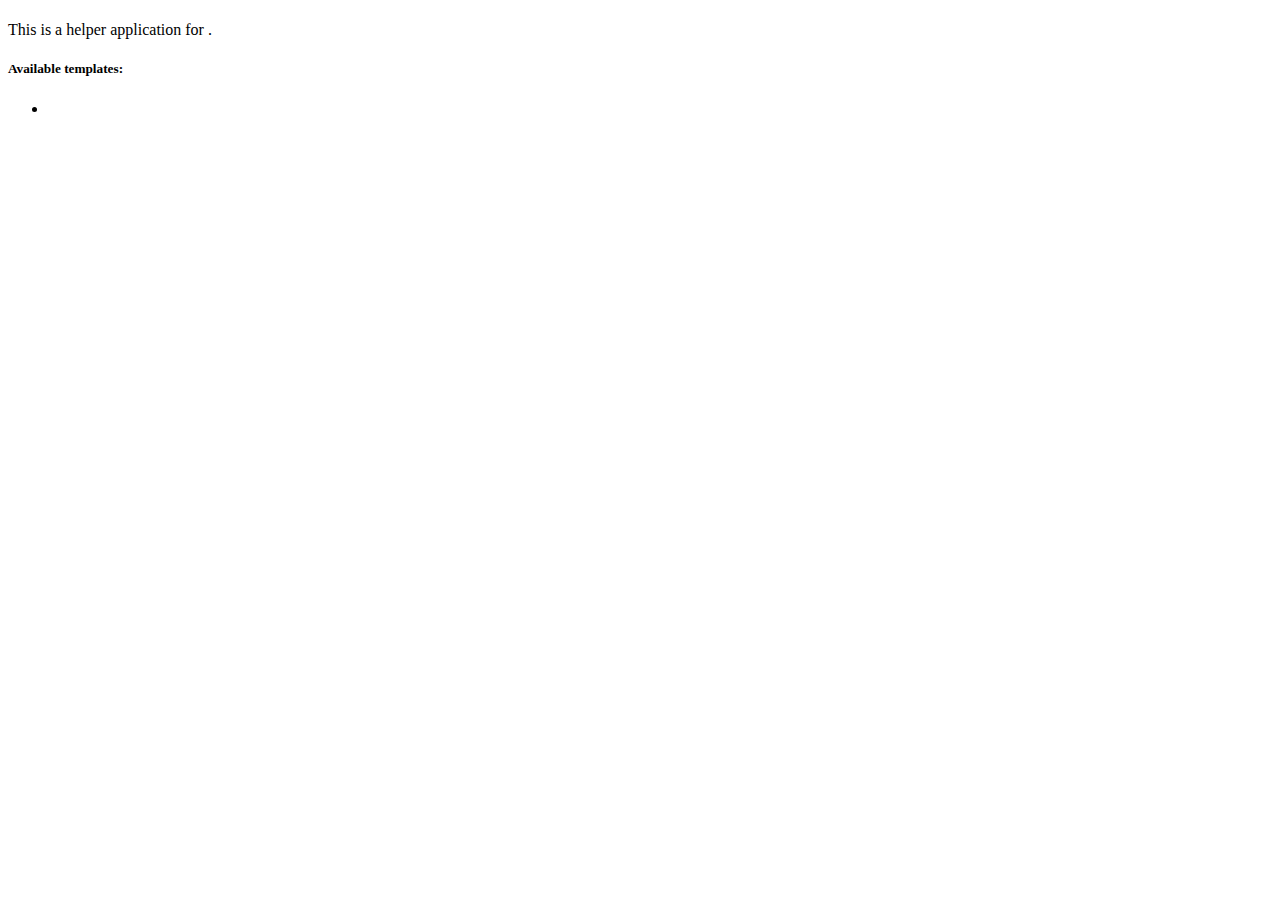
<file: src/main/resources/templates/default/index.html>
<!DOCTYPE html>
<html xmlns="http://www.w3.org/1999/xhtml" 
	xmlns:th="http://www.thymeleaf.org" 
	xmlns:layout="http://www.ultraq.net.nz/thymeleaf/layout" 
	xmlns:sec="http://www.thymeleaf.org/extras/spring-security"
	layout:decorate="~{default/base}" th:with="title='Home'">
<head>
	<title th:text="${title}"></title>
</head>
<body>
<th:block layout:fragment="content">
	<div class="jumbotron jumbotron-fluid">
		<div class="row justify-content-center">
			<div class="col-10">
				<h4></h4>
				<p>This is a helper application for .</p>
			</div>
		</div>
	</div>
	<div class="row justify-content-center">
		<div class="col-6">
			<h5>Available templates:</h5>
			<ul th:if="${not #lists.isEmpty(templates)}">
				<li th:each="template : ${templates}">
					<a th:href="@{'/' + ${template} + '/'}" th:text="${template}" target="_blank"></a>
				</li>
			</ul>
		</div>
		<div class="col-4">
			
		</div>
	</div>
</th:block>
</body>
</html>
</file>
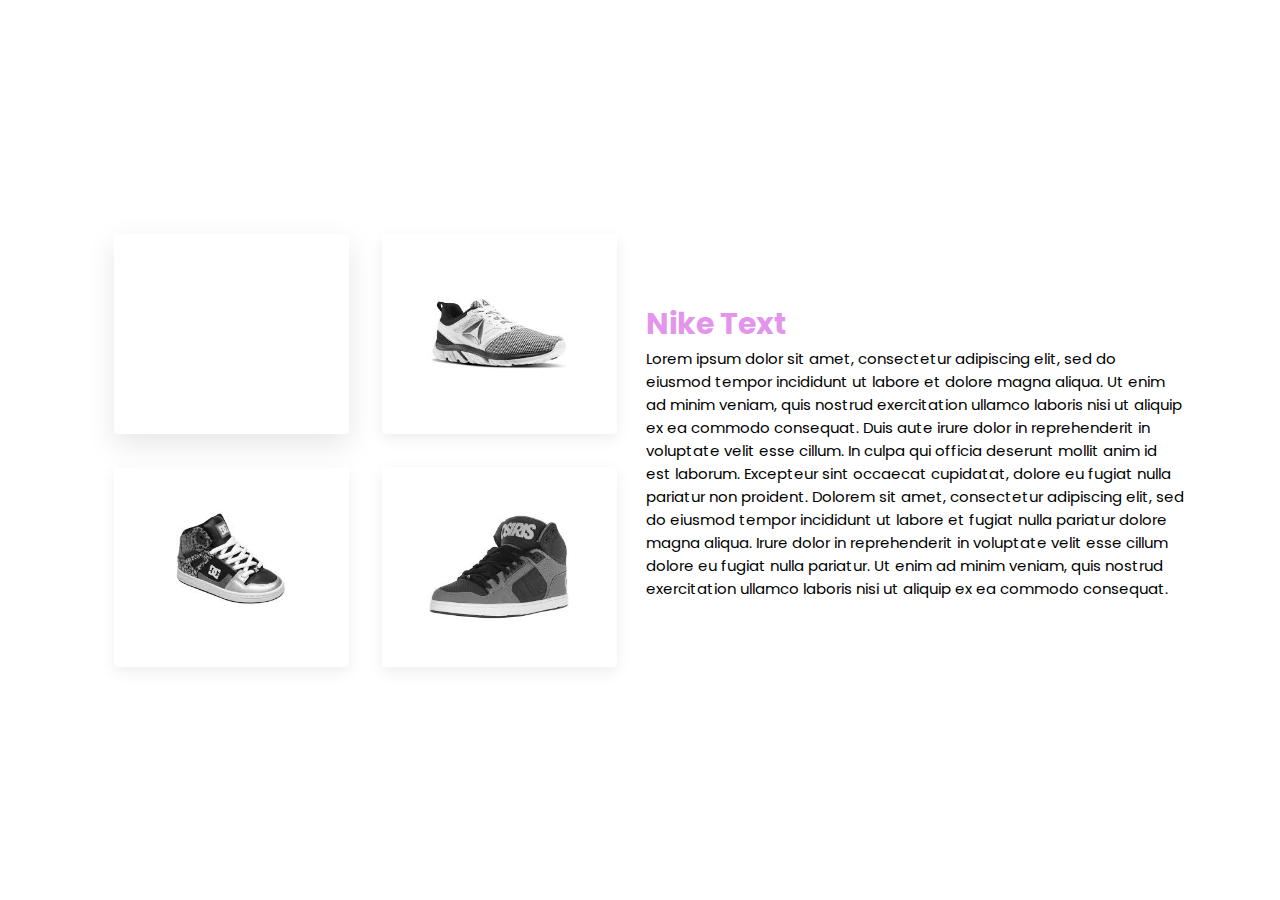
<file: src/main/resources/templates/layouts/animated-tabs/index.html>
<!DOCTYPE html>
<html xmlns="http://www.w3.org/1999/xhtml" 
	xmlns:th="http://www.thymeleaf.org" 
	xmlns:layout="http://www.ultraq.net.nz/thymeleaf/layout" 
	xmlns:sec="http://www.thymeleaf.org/extras/spring-security"
	layout:decorate="~{default/base}" th:with="title=''">
<head>
	<title>Animated Tabs</title>
	<link rel="stylesheet" type="text/css" href="style.css">
</head>
<body>
	<div class="container">
		<div class="icon">
			<div class="iconBx active" data-id="content1">
				<img th:src="@{/animated-tabs/img/image1.jpg}" >
			</div>
			<div class="iconBx" data-id="content2">
				<img src="img/image2.jpg">
			</div>
			<div class="iconBx" data-id="content3">
				<img src="img/image3.jpg">
			</div>
			<div class="iconBx" data-id="content4">
				<img src="img/image4.jpg">
			</div>
		</div>
		<div class="content">
			<div class="contentBx active" id="content1">
				<div>
					<div class="text">
						<h2>Nike Text</h2>
						<p>Lorem ipsum dolor sit amet, consectetur adipiscing elit, sed do eiusmod tempor incididunt ut labore et dolore magna aliqua. Ut enim ad minim veniam, quis nostrud exercitation ullamco laboris nisi ut aliquip ex ea commodo consequat. Duis aute irure dolor in reprehenderit in voluptate velit esse cillum. In culpa qui officia deserunt mollit anim id est laborum.

						Excepteur sint occaecat cupidatat, dolore eu fugiat nulla pariatur non proident. Dolorem sit amet, consectetur adipiscing elit, sed do eiusmod tempor incididunt ut labore et fugiat nulla pariatur dolore magna aliqua. Irure dolor in reprehenderit in voluptate velit esse cillum dolore eu fugiat nulla pariatur. Ut enim ad minim veniam, quis nostrud exercitation ullamco laboris nisi ut aliquip ex ea commodo consequat.</p>
					</div>
				</div>
			</div>
			<div class="contentBx" id="content2">
				<div>
					<div class="text">
						<h2>Reebok Text</h2>
						<p>Lorem ipsum dolor sit amet, consectetur adipiscing elit, sed do eiusmod tempor incididunt ut labore et dolore magna aliqua. Ut enim ad minim veniam, quis nostrud exercitation ullamco laboris nisi ut aliquip ex ea commodo consequat. Duis aute irure dolor in reprehenderit in voluptate velit esse cillum. In culpa qui officia deserunt mollit anim id est laborum.

						Excepteur sint occaecat cupidatat, dolore eu fugiat nulla pariatur non proident. Dolorem sit amet, consectetur adipiscing elit, sed do eiusmod tempor incididunt ut labore et fugiat nulla pariatur dolore magna aliqua. Irure dolor in reprehenderit in voluptate velit esse cillum dolore eu fugiat nulla pariatur. Ut enim ad minim veniam, quis nostrud exercitation ullamco laboris nisi ut aliquip ex ea commodo consequat.</p>
					</div>
				</div>
			</div>
			<div class="contentBx" id="content3">
				<div>
					<div class="text">
						<h2>DC Text</h2>
						<p>Lorem ipsum dolor sit amet, consectetur adipiscing elit, sed do eiusmod tempor incididunt ut labore et dolore magna aliqua. Ut enim ad minim veniam, quis nostrud exercitation ullamco laboris nisi ut aliquip ex ea commodo consequat. Duis aute irure dolor in reprehenderit in voluptate velit esse cillum. In culpa qui officia deserunt mollit anim id est laborum.

						Excepteur sint occaecat cupidatat, dolore eu fugiat nulla pariatur non proident. Dolorem sit amet, consectetur adipiscing elit, sed do eiusmod tempor incididunt ut labore et fugiat nulla pariatur dolore magna aliqua. Irure dolor in reprehenderit in voluptate velit esse cillum dolore eu fugiat nulla pariatur. Ut enim ad minim veniam, quis nostrud exercitation ullamco laboris nisi ut aliquip ex ea commodo consequat.</p>
					</div>
				</div>
			</div>
			<div class="contentBx" id="content4">
				<div>
					<div class="text">
						<h2>Osiris Text</h2>
						<p>Lorem ipsum dolor sit amet, consectetur adipiscing elit, sed do eiusmod tempor incididunt ut labore et dolore magna aliqua. Ut enim ad minim veniam, quis nostrud exercitation ullamco laboris nisi ut aliquip ex ea commodo consequat. Duis aute irure dolor in reprehenderit in voluptate velit esse cillum. In culpa qui officia deserunt mollit anim id est laborum.

						Excepteur sint occaecat cupidatat, dolore eu fugiat nulla pariatur non proident. Dolorem sit amet, consectetur adipiscing elit, sed do eiusmod tempor incididunt ut labore et fugiat nulla pariatur dolore magna aliqua. Irure dolor in reprehenderit in voluptate velit esse cillum dolore eu fugiat nulla pariatur. Ut enim ad minim veniam, quis nostrud exercitation ullamco laboris nisi ut aliquip ex ea commodo consequat.</p>
					</div>
				</div>
			</div>
		</div>
	</div>	
	<script type="text/javascript">
		var iconBx = document.querySelectorAll('.iconBx')
		var contentBx = document.querySelectorAll('.contentBx')

		Array.from(iconBx).forEach(icon => {
			icon.addEventListener('mouseover', function(){
				
				Array.from(contentBx).forEach(contentBx => {
					contentBx.className = 'contentBx'
				})

				document.getElementById(this.dataset.id).className = 'contentBx active';

				Array.from(iconBx).forEach(iconBx => {
					iconBx.className = 'iconBx'
				})

				this.className = 'iconBx active'

			})
		})

	</script>
</body>
</html>
</file>
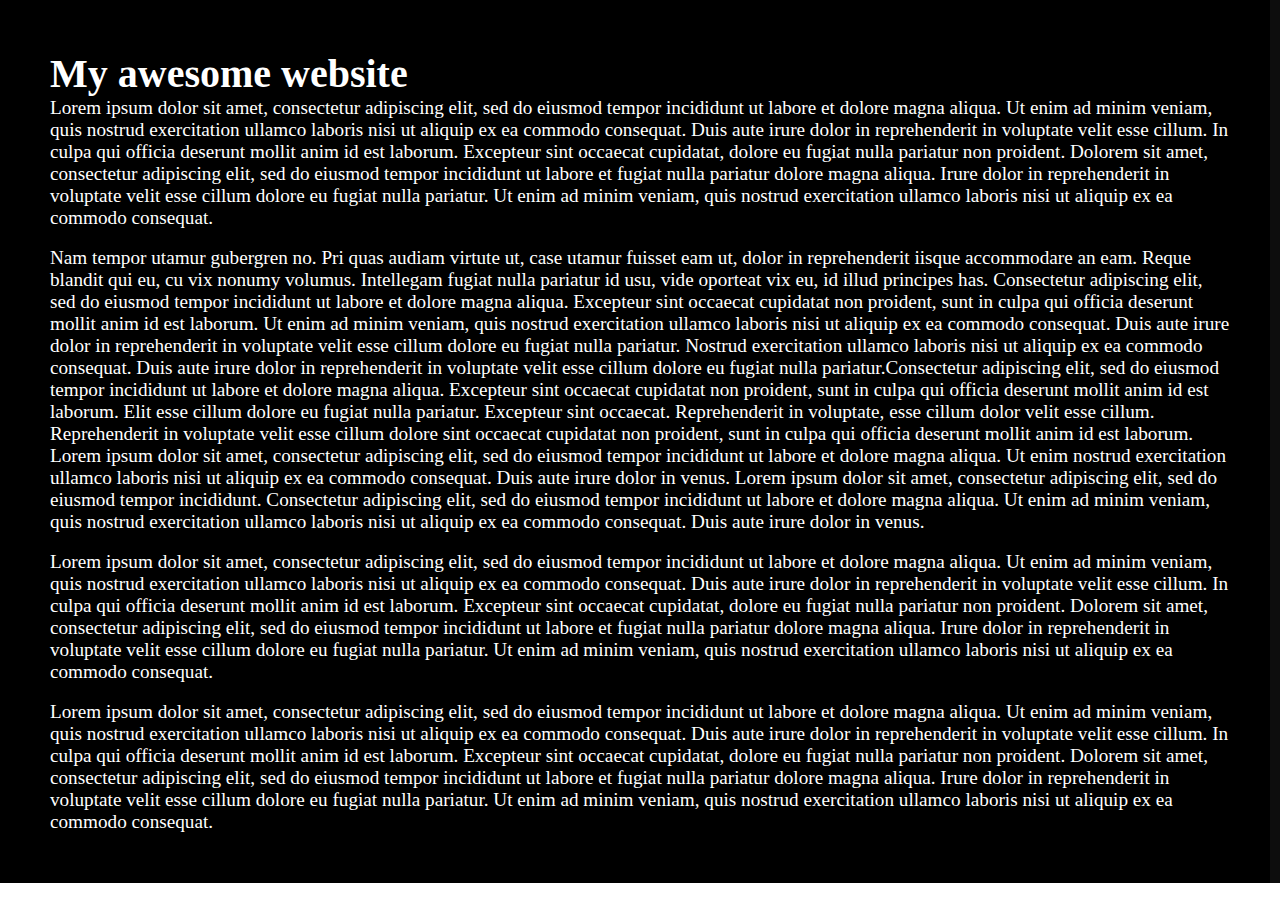
<file: src/main/resources/templates/layouts/glow-scrollbar/index.html>
<!DOCTYPE html>
<html>
<head>
	<title>Glow ScrollBar</title>
	<link rel="stylesheet" type="text/css" href="style.css">
</head>
<body>
	<div id="progressBar"></div>
	<div id="scrollPath"></div>
	<section>
		<h2>My awesome website</h2>
		<p>Lorem ipsum dolor sit amet, consectetur adipiscing elit, sed do eiusmod tempor incididunt ut labore et dolore magna aliqua. Ut enim ad minim veniam, quis nostrud exercitation ullamco laboris nisi ut aliquip ex ea commodo consequat. Duis aute irure dolor in reprehenderit in voluptate velit esse cillum. In culpa qui officia deserunt mollit anim id est laborum.

		Excepteur sint occaecat cupidatat, dolore eu fugiat nulla pariatur non proident. Dolorem sit amet, consectetur adipiscing elit, sed do eiusmod tempor incididunt ut labore et fugiat nulla pariatur dolore magna aliqua. Irure dolor in reprehenderit in voluptate velit esse cillum dolore eu fugiat nulla pariatur. Ut enim ad minim veniam, quis nostrud exercitation ullamco laboris nisi ut aliquip ex ea commodo consequat.</p>
		<br>
		<p>Nam tempor utamur gubergren no. Pri quas audiam virtute ut, case utamur fuisset eam ut, dolor in reprehenderit iisque accommodare an eam. Reque blandit qui eu, cu vix nonumy volumus. Intellegam fugiat nulla pariatur id usu, vide oporteat vix eu, id illud principes has.

		Consectetur adipiscing elit, sed do eiusmod tempor incididunt ut labore et dolore magna aliqua. Excepteur sint occaecat cupidatat non proident, sunt in culpa qui officia deserunt mollit anim id est laborum. Ut enim ad minim veniam, quis nostrud exercitation ullamco laboris nisi ut aliquip ex ea commodo consequat. Duis aute irure dolor in reprehenderit in voluptate velit esse cillum dolore eu fugiat nulla pariatur.

		Nostrud exercitation ullamco laboris nisi ut aliquip ex ea commodo consequat. Duis aute irure dolor in reprehenderit in voluptate velit esse cillum dolore eu fugiat nulla pariatur.Consectetur adipiscing elit, sed do eiusmod tempor incididunt ut labore et dolore magna aliqua.

		Excepteur sint occaecat cupidatat non proident, sunt in culpa qui officia deserunt mollit anim id est laborum. Elit esse cillum dolore eu fugiat nulla pariatur. Excepteur sint occaecat. Reprehenderit in voluptate, esse cillum dolor velit esse cillum.

		Reprehenderit in voluptate velit esse cillum dolore sint occaecat cupidatat non proident, sunt in culpa qui officia deserunt mollit anim id est laborum. Lorem ipsum dolor sit amet, consectetur adipiscing elit, sed do eiusmod tempor incididunt ut labore et dolore magna aliqua. Ut enim nostrud exercitation ullamco laboris nisi ut aliquip ex ea commodo consequat. Duis aute irure dolor in venus.

		Lorem ipsum dolor sit amet, consectetur adipiscing elit, sed do eiusmod tempor incididunt. Consectetur adipiscing elit, sed do eiusmod tempor incididunt ut labore et dolore magna aliqua. Ut enim ad minim veniam, quis nostrud exercitation ullamco laboris nisi ut aliquip ex ea commodo consequat. Duis aute irure dolor in venus.</p>
		<br>
		<p>Lorem ipsum dolor sit amet, consectetur adipiscing elit, sed do eiusmod tempor incididunt ut labore et dolore magna aliqua. Ut enim ad minim veniam, quis nostrud exercitation ullamco laboris nisi ut aliquip ex ea commodo consequat. Duis aute irure dolor in reprehenderit in voluptate velit esse cillum. In culpa qui officia deserunt mollit anim id est laborum.

		Excepteur sint occaecat cupidatat, dolore eu fugiat nulla pariatur non proident. Dolorem sit amet, consectetur adipiscing elit, sed do eiusmod tempor incididunt ut labore et fugiat nulla pariatur dolore magna aliqua. Irure dolor in reprehenderit in voluptate velit esse cillum dolore eu fugiat nulla pariatur. Ut enim ad minim veniam, quis nostrud exercitation ullamco laboris nisi ut aliquip ex ea commodo consequat.</p>
		<br>
		<p>Lorem ipsum dolor sit amet, consectetur adipiscing elit, sed do eiusmod tempor incididunt ut labore et dolore magna aliqua. Ut enim ad minim veniam, quis nostrud exercitation ullamco laboris nisi ut aliquip ex ea commodo consequat. Duis aute irure dolor in reprehenderit in voluptate velit esse cillum. In culpa qui officia deserunt mollit anim id est laborum.

		Excepteur sint occaecat cupidatat, dolore eu fugiat nulla pariatur non proident. Dolorem sit amet, consectetur adipiscing elit, sed do eiusmod tempor incididunt ut labore et fugiat nulla pariatur dolore magna aliqua. Irure dolor in reprehenderit in voluptate velit esse cillum dolore eu fugiat nulla pariatur. Ut enim ad minim veniam, quis nostrud exercitation ullamco laboris nisi ut aliquip ex ea commodo consequat.</p>
	</section>
	<script type="text/javascript">
		let progressBar = document.getElementById('progressBar')
		let totalHeight = document.body.scrollHeight - window.innerHeight

		window.onscroll = function() {
			let progressHeight = (window.pageYOffset / totalHeight) * 100
			progressBar.style.height = progressHeight + "%"
		}
	</script>
</body>
</html>
</file>
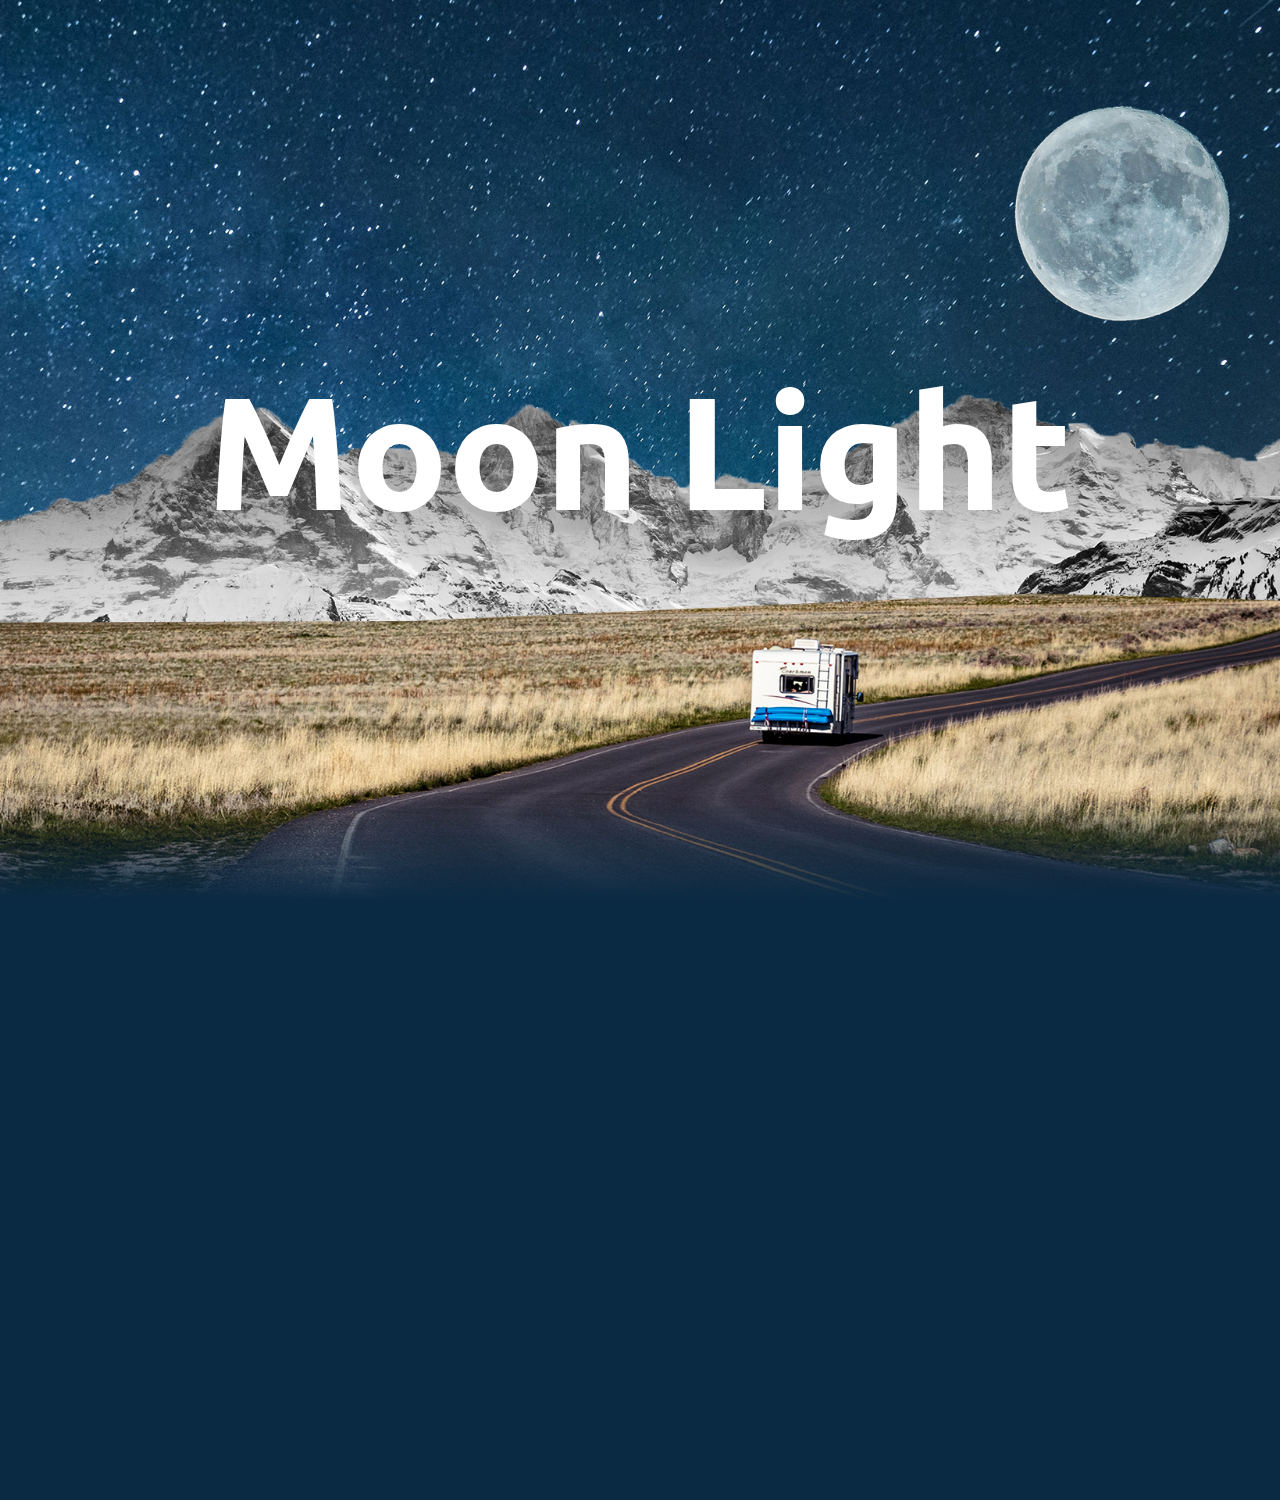
<file: src/main/resources/templates/layouts/parallax-scrolling-moon-light/index.html>
<!DOCTYPE html>
<html>
<head>
	<title>Parallax Scrolling</title>
	<link rel="stylesheet" type="text/css" href="style.css">
</head>
<body>
	<section>
		<img src="img/bg.jpg" id="bg">
		<img src="img/moon.png" id="moon">
		<img src="img/mountain.png" id="mountain">
		<img src="img/road.png" id="road">
		<h2 id="text">Moon Light</h2>
	</section>
	<script type="text/javascript">
		let bg = document.getElementById("bg")
		let moon = document.getElementById("moon")
		let mountain = document.getElementById("mountain")
		let road = document.getElementById("road")
		let text = document.getElementById("text")

		window.addEventListener('scroll', function(){
			var value = window.scrollY

			bg.style.top = value * 0.5 + 'px'
			moon.style.left = -value * 0.5 + 'px'
			mountain.style.top = -value * 0.15 + 'px'
			road.style.top = value * 0.15 + 'px'
			text.style.top = value + 'px'
		})

	</script>
</body>
</html>
</file>
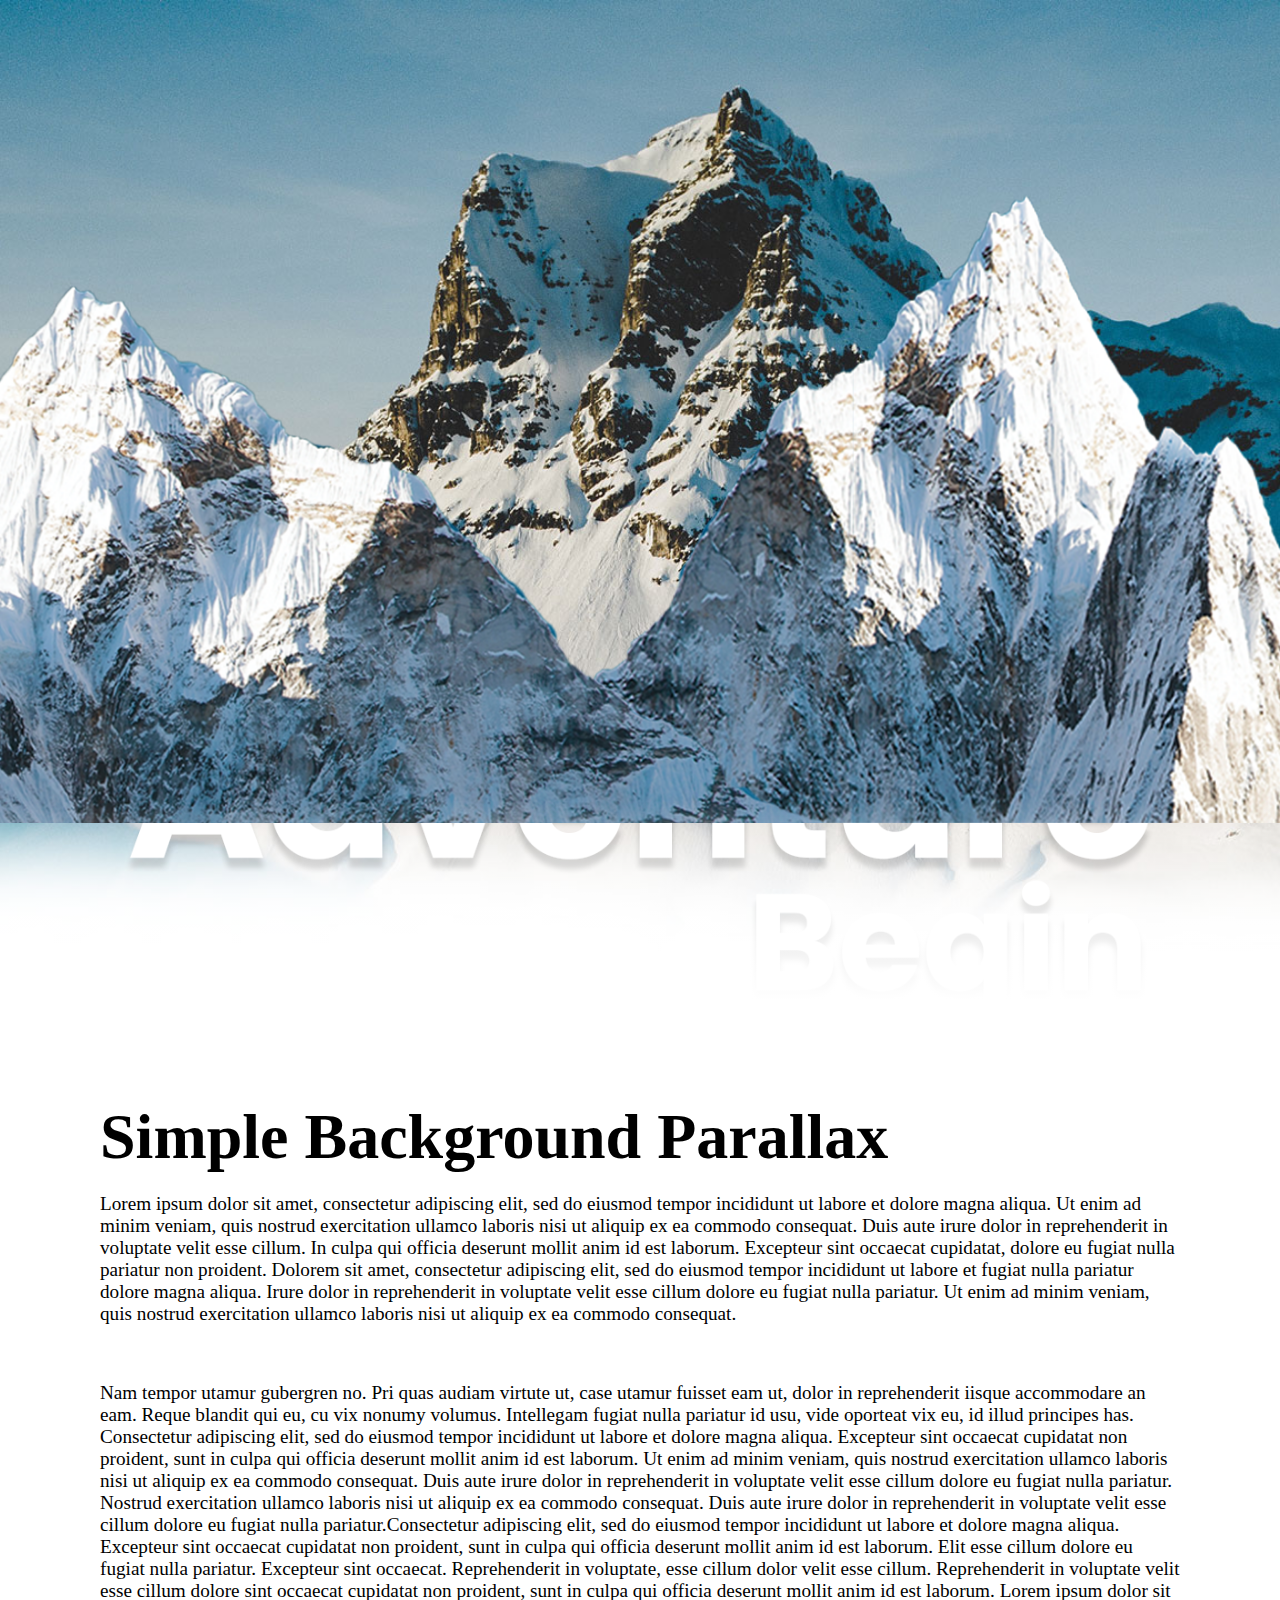
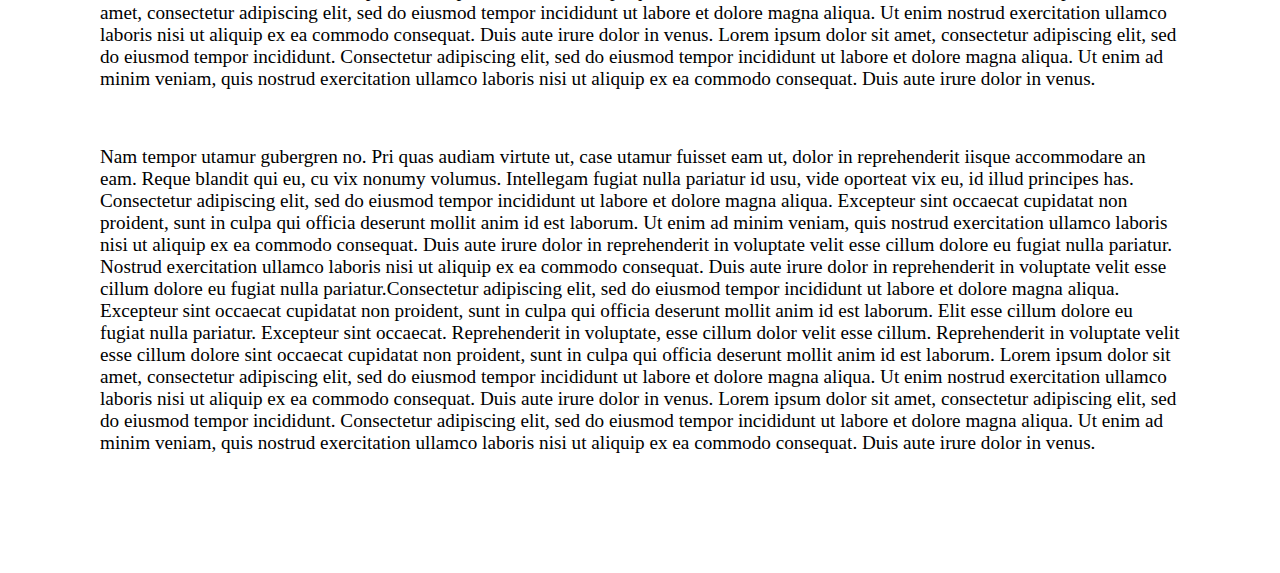
<file: src/main/resources/templates/layouts/parallax-scrolling-mountains/index.html>
<!DOCTYPE html>
<html>
<head>
	<title>Parallax Scrolling</title>
	<link rel="stylesheet" type="text/css" href="style.css">
</head>
<body>
	<section class="zoom">
		<img src="img/mountain1.png" id="layer1">
		<img src="img/mountain2.png" id="layer2">
		<img src="img/text.png" id="text">
	</section>
	<section class="content">
		<h2>Simple Background Parallax</h2>
		<p>Lorem ipsum dolor sit amet, consectetur adipiscing elit, sed do eiusmod tempor incididunt ut labore et dolore magna aliqua. Ut enim ad minim veniam, quis nostrud exercitation ullamco laboris nisi ut aliquip ex ea commodo consequat. Duis aute irure dolor in reprehenderit in voluptate velit esse cillum. In culpa qui officia deserunt mollit anim id est laborum.

		Excepteur sint occaecat cupidatat, dolore eu fugiat nulla pariatur non proident. Dolorem sit amet, consectetur adipiscing elit, sed do eiusmod tempor incididunt ut labore et fugiat nulla pariatur dolore magna aliqua. Irure dolor in reprehenderit in voluptate velit esse cillum dolore eu fugiat nulla pariatur. Ut enim ad minim veniam, quis nostrud exercitation ullamco laboris nisi ut aliquip ex ea commodo consequat.</p>
		<br>
		<p>Nam tempor utamur gubergren no. Pri quas audiam virtute ut, case utamur fuisset eam ut, dolor in reprehenderit iisque accommodare an eam. Reque blandit qui eu, cu vix nonumy volumus. Intellegam fugiat nulla pariatur id usu, vide oporteat vix eu, id illud principes has.

		Consectetur adipiscing elit, sed do eiusmod tempor incididunt ut labore et dolore magna aliqua. Excepteur sint occaecat cupidatat non proident, sunt in culpa qui officia deserunt mollit anim id est laborum. Ut enim ad minim veniam, quis nostrud exercitation ullamco laboris nisi ut aliquip ex ea commodo consequat. Duis aute irure dolor in reprehenderit in voluptate velit esse cillum dolore eu fugiat nulla pariatur.

		Nostrud exercitation ullamco laboris nisi ut aliquip ex ea commodo consequat. Duis aute irure dolor in reprehenderit in voluptate velit esse cillum dolore eu fugiat nulla pariatur.Consectetur adipiscing elit, sed do eiusmod tempor incididunt ut labore et dolore magna aliqua.

		Excepteur sint occaecat cupidatat non proident, sunt in culpa qui officia deserunt mollit anim id est laborum. Elit esse cillum dolore eu fugiat nulla pariatur. Excepteur sint occaecat. Reprehenderit in voluptate, esse cillum dolor velit esse cillum.

		Reprehenderit in voluptate velit esse cillum dolore sint occaecat cupidatat non proident, sunt in culpa qui officia deserunt mollit anim id est laborum. Lorem ipsum dolor sit amet, consectetur adipiscing elit, sed do eiusmod tempor incididunt ut labore et dolore magna aliqua. Ut enim nostrud exercitation ullamco laboris nisi ut aliquip ex ea commodo consequat. Duis aute irure dolor in venus.

		Lorem ipsum dolor sit amet, consectetur adipiscing elit, sed do eiusmod tempor incididunt. Consectetur adipiscing elit, sed do eiusmod tempor incididunt ut labore et dolore magna aliqua. Ut enim ad minim veniam, quis nostrud exercitation ullamco laboris nisi ut aliquip ex ea commodo consequat. Duis aute irure dolor in venus.</p>
		<br>
		<p>Nam tempor utamur gubergren no. Pri quas audiam virtute ut, case utamur fuisset eam ut, dolor in reprehenderit iisque accommodare an eam. Reque blandit qui eu, cu vix nonumy volumus. Intellegam fugiat nulla pariatur id usu, vide oporteat vix eu, id illud principes has.

		Consectetur adipiscing elit, sed do eiusmod tempor incididunt ut labore et dolore magna aliqua. Excepteur sint occaecat cupidatat non proident, sunt in culpa qui officia deserunt mollit anim id est laborum. Ut enim ad minim veniam, quis nostrud exercitation ullamco laboris nisi ut aliquip ex ea commodo consequat. Duis aute irure dolor in reprehenderit in voluptate velit esse cillum dolore eu fugiat nulla pariatur.

		Nostrud exercitation ullamco laboris nisi ut aliquip ex ea commodo consequat. Duis aute irure dolor in reprehenderit in voluptate velit esse cillum dolore eu fugiat nulla pariatur.Consectetur adipiscing elit, sed do eiusmod tempor incididunt ut labore et dolore magna aliqua.

		Excepteur sint occaecat cupidatat non proident, sunt in culpa qui officia deserunt mollit anim id est laborum. Elit esse cillum dolore eu fugiat nulla pariatur. Excepteur sint occaecat. Reprehenderit in voluptate, esse cillum dolor velit esse cillum.

		Reprehenderit in voluptate velit esse cillum dolore sint occaecat cupidatat non proident, sunt in culpa qui officia deserunt mollit anim id est laborum. Lorem ipsum dolor sit amet, consectetur adipiscing elit, sed do eiusmod tempor incididunt ut labore et dolore magna aliqua. Ut enim nostrud exercitation ullamco laboris nisi ut aliquip ex ea commodo consequat. Duis aute irure dolor in venus.

		Lorem ipsum dolor sit amet, consectetur adipiscing elit, sed do eiusmod tempor incididunt. Consectetur adipiscing elit, sed do eiusmod tempor incididunt ut labore et dolore magna aliqua. Ut enim ad minim veniam, quis nostrud exercitation ullamco laboris nisi ut aliquip ex ea commodo consequat. Duis aute irure dolor in venus.</p>
	</section>
	<script type="text/javascript">
		var layer1 = document.getElementById("layer1")
		var layer2 = document.getElementById("layer2")
		var text = document.getElementById("text")

		scroll = window.pageYOffset

		document.addEventListener('scroll', function(e){
			var offset = window.pageYOffset
			scroll = offset
			layer1.style.width = (100 + scroll/5) + '%'
		})

		document.addEventListener('scroll', function(e){
			var offset = window.pageYOffset
			scroll = offset
			layer2.style.width = (100 + scroll/5) + '%'
			layer2.style.left = scroll/50 + '%'
		})

		document.addEventListener('scroll', function(e){
			var offset = window.pageYOffset
			scroll = offset
			layer2.style.width = (100 + scroll/5) + '%'
			text.style.top = -scroll/20 + '%'
		})

	</script>
</body>
</html>
</file>
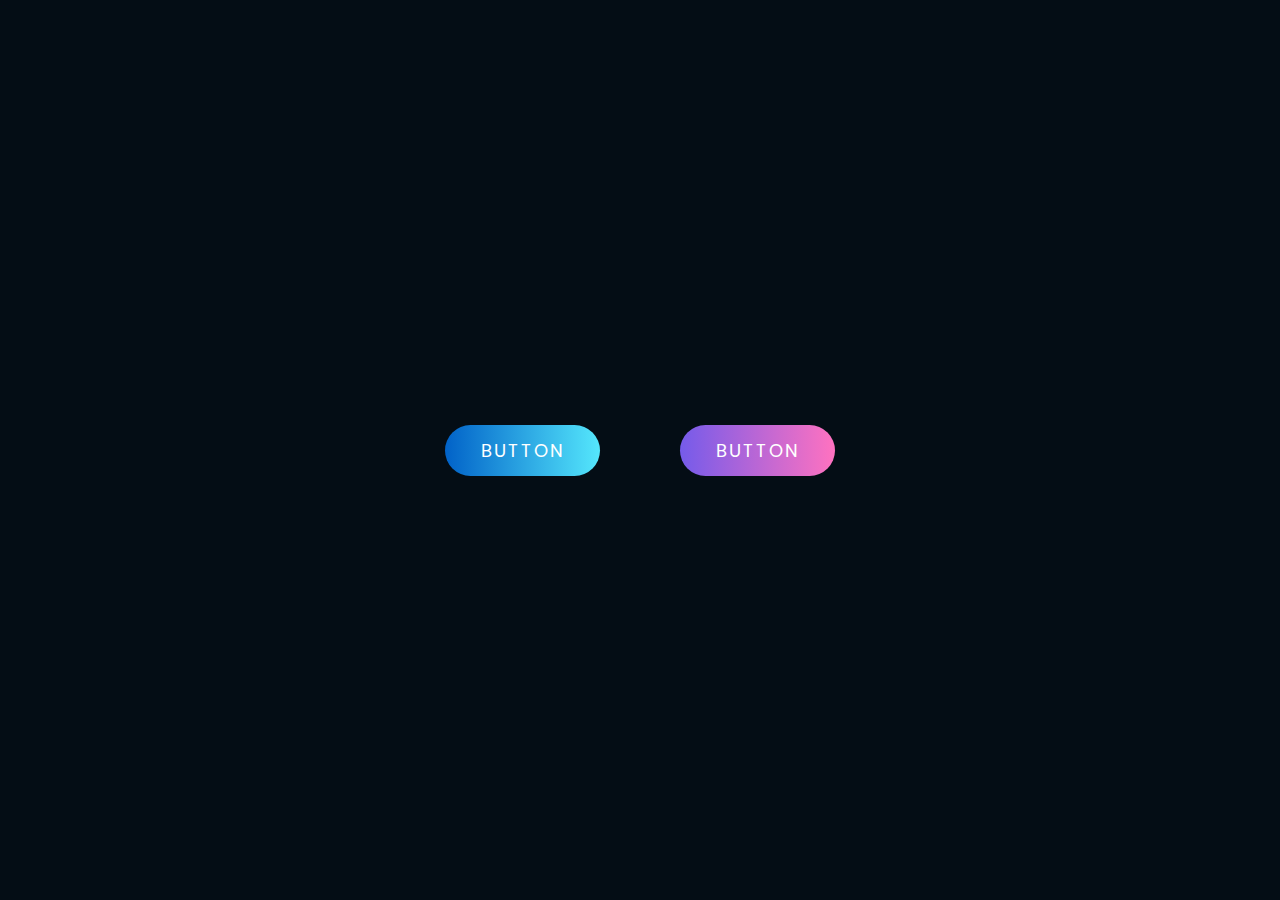
<file: src/main/resources/templates/layouts/ripple-button/index.html>
<!DOCTYPE html>
<html>
<head>
	<title>Button Ripple Effect</title>
	<meta charset="utf-8">
	<link rel="stylesheet" type="text/css" href="style.css">
</head>
<body>
	<a href="#">Button</a>
	<a href="#">Button</a>
	<script type="text/javascript">
		const buttons = document.querySelectorAll('a')
		buttons.forEach(btn => {
			btn.addEventListener('click', function(e){
				
				let x = e.clientX - e.target.offsetLeft
				let y = e.clientY - e.target.offsetTop

				let ripples = document.createElement('span')
				ripples.style.left = x + 'px'
				ripples.style.top = y + 'px'
				this.appendChild(ripples)

				setTimeout(() => {
					ripples.remove()
				}, 1000);
			})
		})
	</script>
</body>
</html>
</file>
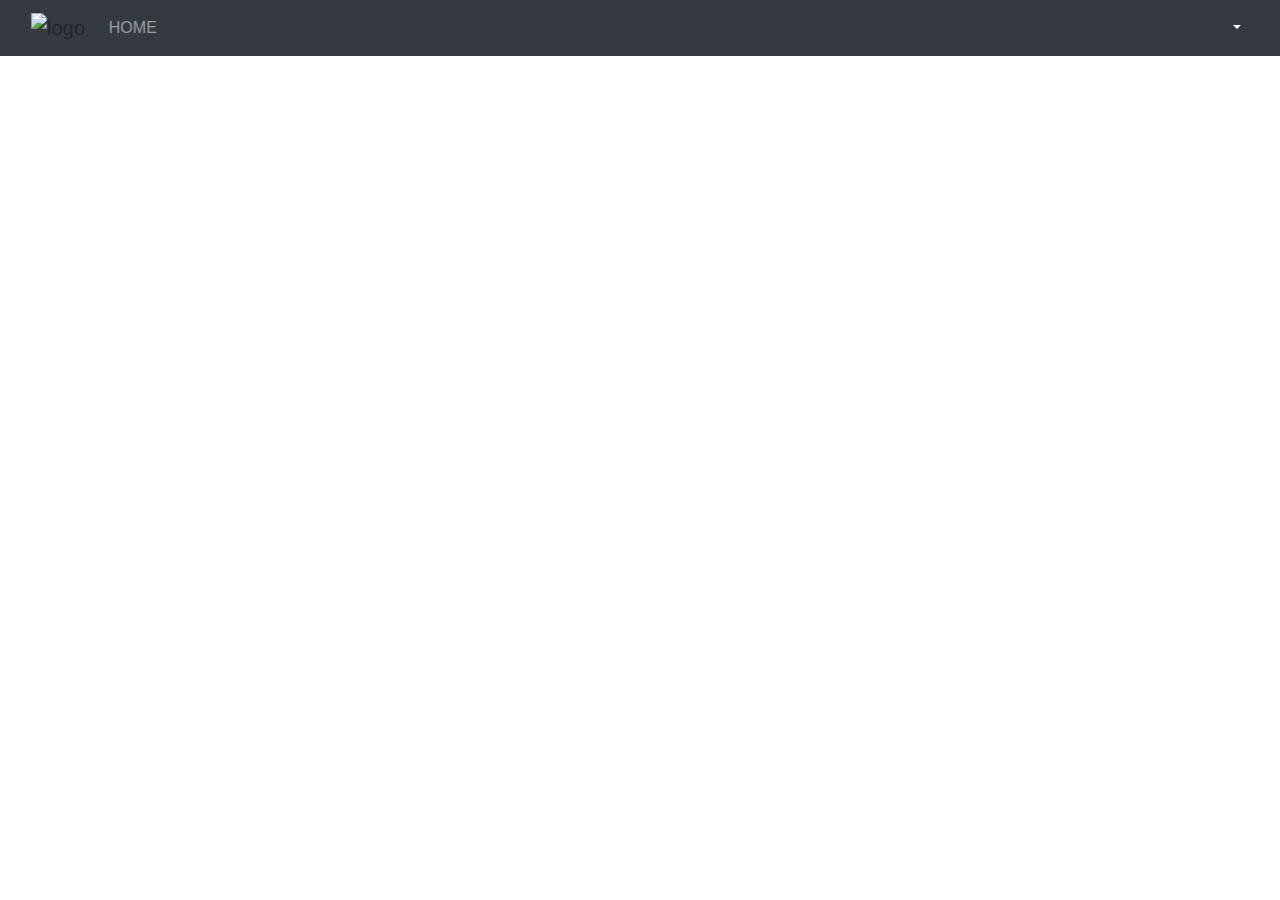
<file: src/main/resources/templates/default/base.html>
<!doctype html>
<html xmlns="http://www.w3.org/1999/xhtml"
	xmlns:th="http://www.thymeleaf.org"
	xmlns:layout="http://www.ultraq.net.nz/thymeleaf/layout"
	xmlns:sec="http://www.thymeleaf.org/extras/spring-security">
<head>
	<title layout:title-pattern="$CONTENT_TITLE | $LAYOUT_TITLE"></title>
	<meta charset="utf-8" />
	<meta name="viewport" content="width=device-width, initial-scale=1, shrink-to-fit=no" />
	<meta http-equiv="X-UA-Compatible" content="IE=EDGE" />
	<link th:href="@{/default/favicon.png}" rel="icon" type="image/png" />
	<link href="https://stackpath.bootstrapcdn.com/bootstrap/4.3.1/css/bootstrap.min.css" rel="stylesheet" />
	<link href="https://use.fontawesome.com/releases/v5.6.3/css/all.css" rel="stylesheet" crossorigin="anonymous" />
	<link rel="stylesheet" th:href="@{/default/base.css}" type="text/css" />
</head>
<body>
	<nav class="navbar navbar-expand-md navbar-dark fixed-top bg-dark">
		<div class="container-fluid">
			<a class="navbar-brand" th:href="@{/}"> <img
				th:src="@{/default/logo.png}" class="d-inline-block align-top"
				alt="logo"></a>
			<button class="navbar-toggler" type="button" data-toggle="collapse"
				data-target="#navbarsExampleDefault"
				aria-controls="navbarsExampleDefault" aria-expanded="false"
				aria-label="Toggle navigation">
				<span class="navbar-toggler-icon"></span>
			</button>
			<div class="collapse navbar-collapse" id="navbarsExampleDefault">
				<ul class="navbar-nav mr-auto">
					<li class="nav-item"><a th:href="@{/}" class="nav-link act">HOME</a></li>
				</ul>
				<ul class="navbar-nav navbar-right" th:if="${user != null}">
					<li class="nav-item dropdown"><a
						class="nav-link dropdown-toggle active" href="#" id="navbarDropdown"
						role="button" data-toggle="dropdown" aria-haspopup="true"
						aria-expanded="false"> <span th:text="${user.name}"></span>
					</a>
						<div class="dropdown-menu" aria-labelledby="navbarDropdown">
							<a class="dropdown-item" th:href="@{/logout}">Logout</a>
						</div></li>
				</ul>
			</div>
		</div>
	</nav>
	<div class="header">
		<div class="container-fluid">
			<th:block layout:fragment="header"></th:block>
		</div>
	</div>
	<main>
	<div class="container-fluid">
		<th:block layout:fragment="content"></th:block>
	</div>
	</main>
	<footer>
		<div class="container-fluid">
			<div class="row pb-3">
				<div class="col-md-6">
					
				</div>
				<div class="col-md-6 text-right">
					<p>
						<a href="http://localhost.cat.com:8080" class="text-muted"></a>
					</p>
				</div>
			</div>
		</div>
	</footer>
	
	<!-- Bootstrap -->
	<script src="https://code.jquery.com/jquery-3.3.1.min.js"></script>
	<script	src="https://cdnjs.cloudflare.com/ajax/libs/popper.js/1.14.7/umd/popper.min.js"	type="text/javascript"></script>
	<script	src="https://stackpath.bootstrapcdn.com/bootstrap/4.3.1/js/bootstrap.min.js" type="text/javascript"></script>
	<th:block layout:fragment="scripts"></th:block>
</body>
</html>
</file>
<file: src/main/resources/templates/layouts/animated-tabs/style.css>
@import url('https://fonts.googleapis.com/css?family=Poppins:200,300,400,500,600,700,800,900&display=swap');

* {
	margin: 0;
	padding: 0;
	box-sizing: border-box;
	font-family: 'Poppins', sans-serif;
}

body {
	display: flex;
	justify-content: center;
	align-items: center;
	min-height: 100vh;
}

.container {
	position: relative;
	display: flex;
	flex-wrap: wrap;
	width: 1100px;
	justify-content: space-between;
	box-sizing: border-box;
}

.container .icon {
	position: relative;
	display: flex;
	width: 50%;
	text-align: center;
	justify-content: center;
	align-items: center;
	flex-wrap: wrap;
}

.container .icon .iconBx {
	position: relative;
	display: flex;
	width: calc(50% - 40px);
	margin: 3%;
	padding: 0 1.5%;
	height: 250px;
	justify-content: center;
	flex-wrap: wrap;
	align-items: center;
	border-radius: 4px;
	transition: 0.5s;
	box-shadow: 0 5px 15px rgba(0,0,0,.07);
}

.container .icon .iconBx.active { 
	box-shadow: 0 10px 30px rgba(0,0,0,.1);
}

.container .icon .iconBx img { 
	max-width: 100%;
	height: 200px;
	filter: grayscale(1);
	transition: 0.5s;
	transform: scale(0.7);
}

.container .icon .iconBx.active img { 
	filter: grayscale(0);
	transform: scale(1);
}

.content {
	position: relative;
	width: 40%;
	overflow: hidden;
}

.content .contentBx {
	position: absolute;
	width: 100%;
	height: 100%;
	display: flex;
	justify-content: center;
	align-items: center;
	transition: 0.5s;
	transform: scale(0);
	opacity: 0;
}

.content .contentBx.active {
	transform: scale(1);
	opacity: 1;
	transition-delay: 0.5s;
}

.content .contentBx h2 {
	font-size: 3em;
}

#content1 h2 {
	color: #E395EC;
}

#content2 h2 {
	color: #F3F030;
}

#content3 h2 {
	color: #F549F8;
}

#content4 h2 {
	color: #68EDFA;
}

@media (max-width: 1300px) {

	.container .icon .iconBx img { 
	height: 200px;
}
	
	.container .icon .iconBx {
	height: 200px;
}

	.content .contentBx.active {
		font-size: 15px;
		width: 100%;
		padding: 6px;
	}

	.content .contentBx h2 {
		font-size: 2em;
	}

	.content {
		width: 50%;
	}

}

@media (max-width: 950px) {

	.container .icon .iconBx img { 
		height: 150px;
	}

	.content .contentBx.active {
		font-size: 12px;
		width: 100%;
		padding: 6px;
	}

	.content .contentBx h2 {
		font-size: 1em;
	}

	.container .icon {
		display: inline-block;
	}

	.content {
		width: 50%;
	}

	.container .icon .iconBx {
		margin: 10%;
		width: 80%;
	}

}
</file>
<file: src/main/resources/templates/layouts/glow-scrollbar/style.css>
* {
	margin: 0;
	padding: 0;
	font-family: consolas;
}

section {
	padding: 50px;
	background: #000;
}

section h2 {
	color: #fff;
	font-size: 2.5em;
}

section p {
	color: #fff;
	font-size: 1.2em;
}

::-webkit-scrollbar {
	width: 0;
}

#scrollPath {
	position: fixed;
	top: 0;
	right: 0;
	width: 10px;
	height: 100%;
	background: rgba(255,255,255,0.05);
}

#progressBar {
	position: fixed;
	top: 0;
	right: 0;
	width: 10px;
	background: linear-gradient(to top, #008aff, #00ffe7);
	animation: animate 4s linear infinite;
}

#progressBar:before {
	content: '';
	position: absolute;
	top: 0;
	left: 0;
	width: 100%;
	height: 100%;
	background: linear-gradient(to top, #008aff, #00ffe7);
	filter: blur(10px);
}

#progressBar:after {
	content: '';
	position: absolute;
	top: 0;
	left: 0;
	width: 100%;
	height: 100%;
	background: linear-gradient(to top, #008aff, #00ffe7);
	filter: blur(30px);
}

@keyframes animate {
	0%,100% {
		filter: hue-rotate(0deg);
	}
	50% {
		filter: hue-rotate(360deg);
	}
}
</file>
<file: src/main/resources/templates/layouts/parallax-scrolling-moon-light/style.css>
@import url('https://fonts.googleapis.com/css?family=Ubuntu:400,500,600,700&display=swap');

* {
	margin: 0;
	padding: 0;
	font-family: 'Ubuntu', sans-serif;
}

body {
	background: #0a2a43;
	min-height: 1500px;
}

section {
	position: relative;
	width: 100%;
	height: 100vh;
	overflow: hidden;
	display: flex;
	align-items: center;
	justify-content: center;
}

section:before {
	content: '';
	position: absolute;
	bottom: 0;
	width: 100%;
	height: 100px;
	background: linear-gradient(to top, #0a2a43, transparent);
	z-index: 10000;
}

section:after {
	content: '';
	position: absolute;
	top: 0;
	left: 0;
	width: 100%;
	height: 100%;
	/* background: #0a2a43; gives a blueish background */ 
	z-index: 10000;
	mix-blend-mode: color;
}

section img {
	position: absolute;
	top: 0;
	left: 0;
	width: 100%;
	height: 100%;
	object-fit: cover;
	pointer-events: none;
}

#text {
	position: relative;
	color: #fff;
	font-size: 10em;
	z-index: 1;
}

#road {
	z-index: 2;
}
</file>
<file: src/main/resources/templates/layouts/parallax-scrolling-mountains/style.css>
body {
	margin: 0;
	padding: 0;
}

.zoom {
	width: 100%;
	height: 1000px;
	position: relative;
	overflow: hidden;
	background: url(img/bg.jpg);
	background-size: cover;
}

.zoom:before {
	content: '';
	position: absolute;
	bottom: 0;
	width: 100%;
	height: 200px;
	z-index: 1000;
	background: linear-gradient(transparent, #fff);
}

.zoom #layer1 {
	position: absolute;
	left: 40%;
	width: 100%;
	transform: translateX(-50%);
	z-index: 10;
}


.zoom #layer2 {
	position: absolute;
	right: 0;
	width: 100%;
	z-index: 9;
}

.zoom #text {
	position: absolute;
	right: 0;
	width: 100%;
	transform: translateY(50%);
}

.content {
	padding: 100px;
	box-sizing: border-box;
	font-family: consolas;

}

.content h2 {
	margin: 0;
	padding: 0;
	font-size: 4em;
}

.content p {
	font-size: 1.2em;
}
</file>
<file: src/main/resources/templates/layouts/ripple-button/style.css>
@import url('https://fonts.googleapis.com/css?family=Poppins:200,300,400,500,600,700,800,900&display=swap');

* {
	margin: 0;
	padding: 0;
	font-family: 'Poppins', sans-serif;
}

body {
	display: flex;
	justify-content: center;
	align-items: center;
	min-height: 100vh;
	flex-direction: row;
	background: #040d15;
}

a {
	position: relative;
	display: inline-block;
	padding: 12px 36px;
	margin: 10px 40px;
	color: #fff;
	text-decoration: none;
	text-transform: uppercase;
	font-size: 18px;
	letter-spacing: 2px;
	border-radius: 40px;
	overflow: hidden;
	background: linear-gradient(90deg, #0162c8, #55e7fc);
}

a:nth-child(2) {
	background: linear-gradient(90deg, #755bea, #ff72c0);
}

span {
	position: absolute;
	background: #fff;
	transform: translate(-50%, -50%);
	pointer-events: none;
	border-radius: 50%;
	animation: animate 1s linear infinite;
}

@keyframes animate {
	0% {
		width: 0px;
		height: 0px;
		opacity: 0.8;
	}
	100% {
		width: 70px;
		height: 70px;
		opacity: 0;
	}
}
</file>
